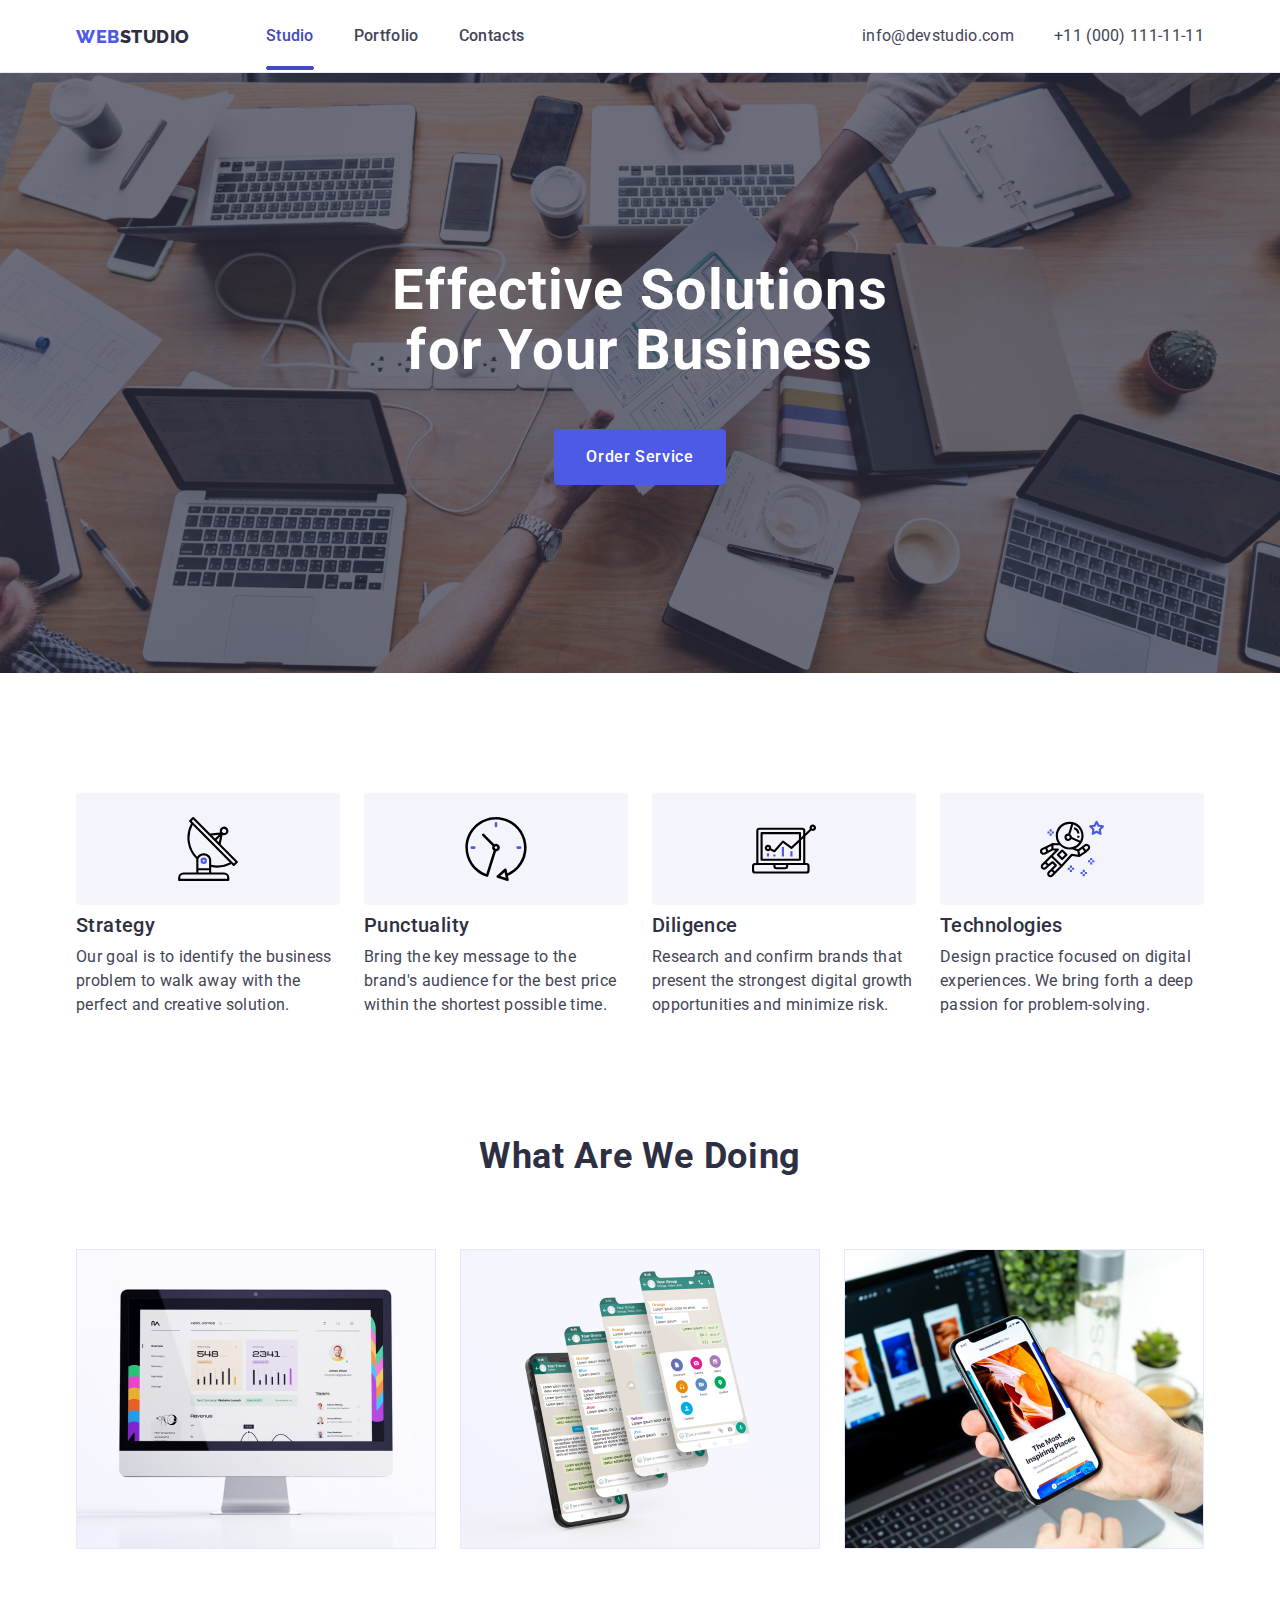
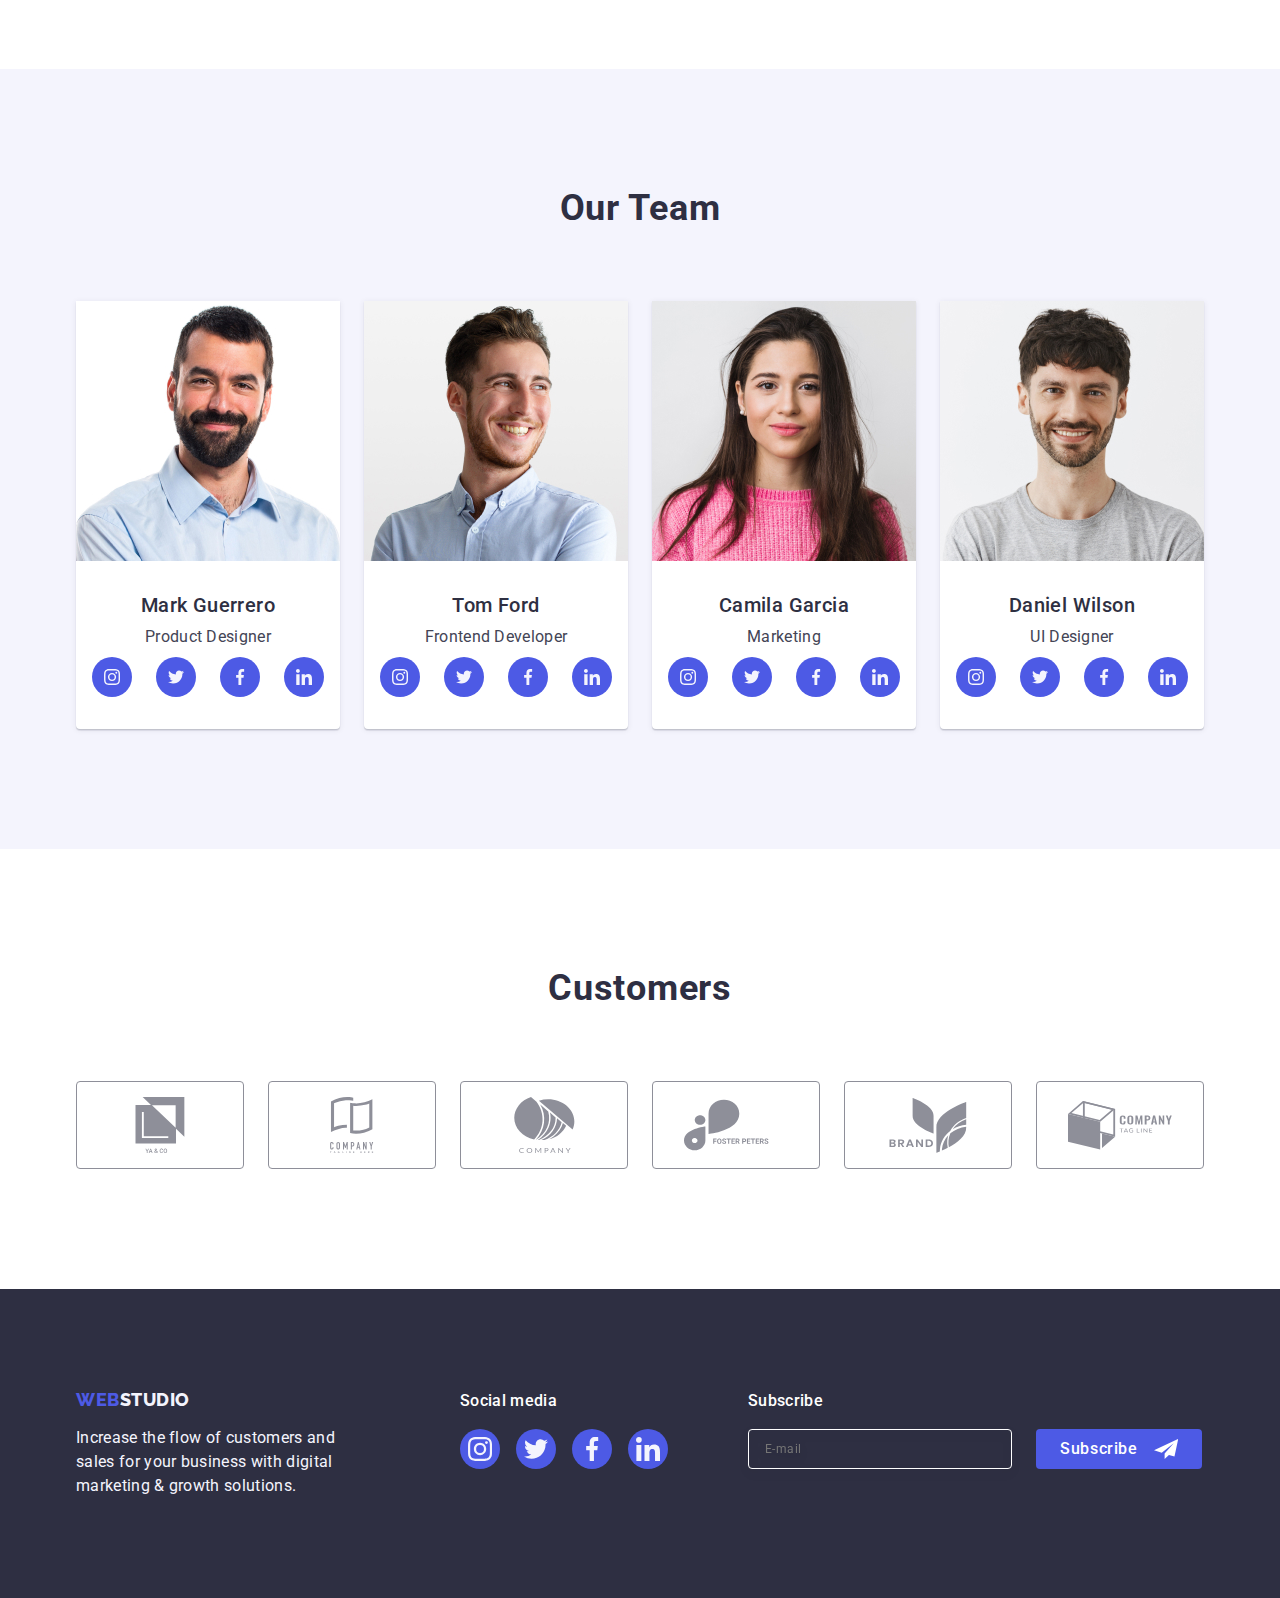
<file: index.html>
<!DOCTYPE html>
<html lang="en">
  <head>
    <meta charset="UTF-8" />
    <meta http-equiv="X-UA-Compatible" content="IE=edge" />
    <meta name="viewport" content="width=device-width, initial-scale=1.0" />
    <title>WebStudio</title>
    <link rel="preconnect" href="https://fonts.googleapis.com" />
    <link rel="preconnect" href="https://fonts.gstatic.com" crossorigin />
    <link
      href="https://fonts.googleapis.com/css2?family=Raleway:wght@800&family=Roboto:wght@400;500;700&display=swap"
      rel="stylesheet"
    />
    <link
      rel="stylesheet"
      href="https://cdnjs.cloudflare.com/ajax/libs/modern-normalize/1.1.0/modern-normalize.min.css"
    />
    <link rel="stylesheet" href="./css/styles.css" />
  </head>
  <body>
    <header class="page-header">
      <div class="container">
        <nav class="page-navigation">
          <a class="logo-white link" href="./index.html"
            >Web<span class="logo-span">Studio</span></a
          >
          <ul class="menu-list list">
            <li class="menu-item">
              <a class="menu-link link current" href="./index.html">Studio</a>
            </li>
            <li class="menu-item">
              <a class="menu-link link " href="./portfolio.html">Portfolio</a>
            </li>
            <li class="menu-item">
              <a class="menu-link link " href="#">Contacts</a>
            </li>
          </ul>
        </nav>
        <address class="contact-info-add">
          <ul class="contact-info list">
            <li class="contact-info-item">
              <a class="contact-info-link link" href="mailto:info@devstudio.com"
                >info@devstudio.com</a
              >
            </li>
            <li class="contact-info-item">
              <a class="contact-info-link link" href="tel:+110001111111">+11 (000) 111-11-11</a>
            </li>
          </ul>
        </address>
      </div>
    </header>
    <main>
      <section class="title">
        <div class="container">
          <h1 class="main-title">Effective Solutions for Your Business</h1>
          <button class="modal-open-btn" type="button" data-modal-open>Order Service</button>
        </div>
      </section>
      <section class="main-first-section section">
        <div class="container">
          <h2 class="one-section visually-hidden">qr</h2>      
          <ul class="list main-list">
            <li class="item-first-section">
              <div class="main-section-svg">
                <svg width="64" height="64"><use href="./images/icons.svg#icon-antenna"></use></svg>
              </div>
              <h3 class="title-text">Strategy</h3>
              <p class="section-text">
                Our goal is to identify the business problem to walk away with the perfect and
                creative solution.
              </p>
            </li>
            <li class="item-first-section">
              <div class="main-section-svg">
                <svg width="64" height="64"><use href="./images/icons.svg#icon-clock"></use></svg>
              </div>
              <h3 class="title-text">Punctuality</h3>
              <p class="section-text">
                Bring the key message to the brand's audience for the best price within the shortest
                possible time.
              </p>
            </li>
            <li class="item-first-section">
              <div class="main-section-svg">
                <svg width="64" height="64"><use href="./images/icons.svg#icon-diagram"></use></svg>
              </div>
              <h3 class="title-text">Diligence</h3>
              <p class="section-text">
                Research and confirm brands that present the strongest digital growth opportunities
                and minimize risk.
              </p>
            </li>
            <li class="item-first-section">
              <div class="main-section-svg">
                <svg width="64" height="64"><use href="./images/icons.svg#icon-astronaut"></use></svg>
              </div>
              <h3 class="title-text">Technologies</h3>
              <p class="section-text">
                Design practice focused on digital experiences. We bring forth a deep passion for
                problem-solving.
              </p>
            </li>
          </ul>
        </div>
      </section>
      <section class="section-img section">
        <div class="container">
          <h2 class="section-title">What are we doing</h2>
          <ul class="list main-list">
            <li class="img-c">
              <img
                src="./images/what_are_we_doing/pc.jpg"
                alt="monitor screen"
                width="360"
                height="300"
              />
            </li>
            <li class="img-c">
              <img
                src="./images/what_are_we_doing/sms.jpg"
                alt="message"
                width="360"
                height="300"
              />
            </li>
            <li class="img-c">
              <img
                src="./images/what_are_we_doing/tel.jpg"
                alt="phone screen"
                width="360"
                height="300"
              />
            </li>
          </ul>
        </div>
      </section>
      <section class="section-cards section">
        <div class="container">
          <h2 class="section-title">Our Team</h2>
          <ul class="list main-list">
            <li class="card img-card">
              <img
                src="./images/our_team/mark_guerrero.jpg"
                alt="Mark Guerrero"
                width="264"
                height="260"
              />
              <div class="cards-our-team">
                <h3 class="title-text">Mark Guerrero</h3>
                <p class="section-text">Product Designer</p>
                <ul class="social-list-team list">
                  <li class="social-list-item-team">
                    <a href="" class="social-list-link-team">
                      <svg class="social-list-icon-team"
                        aria-label="іконка інстаграму"
                        width="16"
                        height="16">
                        <use href="./images/icons.svg#icon-instagram"></use>
                      </svg>
                    </a>
                  </li>
                  <li class="social-list-item-team">
                    <a href="" class="social-list-link-team">
                      <svg class="social-list-icon-team"
                       aria-label="іконка твітера"
                       width="16"
                       height="16">
                        <use href="./images/icons.svg#icon-twitter"></use>
                      </svg>
                    </a>
                  </li>
                  <li class="social-list-item-team">
                    <a href="" class="social-list-link-team">
                      <svg class="social-list-icon-team"
                       aria-label="іконка фейсбука"
                       width="16"
                       height="16">
                        <use href="./images/icons.svg#icon-facebook"></use>
                      </svg>
                    </a>
                  </li>
                  <li class="social-list-item-team">
                    <a href="" class="social-list-link-team">
                      <svg class="social-list-icon-team"
                       aria-label="іконка лінкедина"
                       width="16"
                       height="16">
                        <use href="./images/icons.svg#icon-linkedin"></use>
                      </svg>
                    </a>
                  </li>
                </ul>
              </div>
            </li>
            <li class="card img-card">
              <img src="./images/our_team/tom_ford.jpg" alt="Tom Ford" width="264" height="260" />
              <div class="cards-our-team">
                <h3 class="title-text">Tom Ford</h3>
                <p class="section-text">Frontend Developer</p>
                <ul class="social-list-team list">
                  <li class="social-list-item-team">
                    <a href="" class="social-list-link-team">
                      <svg class="social-list-icon-team"
                        aria-label="іконка інстаграму"
                        width="16"
                        height="16">
                        <use href="./images/icons.svg#icon-instagram"></use>
                      </svg>
                    </a>
                  </li>
                  <li class="social-list-item-team">
                    <a href="" class="social-list-link-team">
                      <svg class="social-list-icon-team"
                       aria-label="іконка твітера"
                       width="16"
                       height="16">
                        <use href="./images/icons.svg#icon-twitter"></use>
                      </svg>
                    </a>
                  </li>
                  <li class="social-list-item-team">
                    <a href="" class="social-list-link-team">
                      <svg class="social-list-icon-team"
                       aria-label="іконка фейсбука"
                       width="16"
                       height="16">
                        <use href="./images/icons.svg#icon-facebook"></use>
                      </svg>
                    </a>
                  </li>
                  <li class="social-list-item-team">
                    <a href="" class="social-list-link-team">
                      <svg class="social-list-icon-team"
                       aria-label="іконка лінкедина"
                       width="16"
                       height="16">
                        <use href="./images/icons.svg#icon-linkedin"></use>
                      </svg>
                    </a>
                  </li>
                </ul>
              </div>
            </li>
            <li class="card img-card">
              <img
                src="./images/our_team/camila_garcia.jpg"
                alt="Camila Garcia"
                width="264"
                height="260"
              />
              <div class="cards-our-team">
                <h3 class="title-text">Camila Garcia</h3>
                <p class="section-text">Marketing</p>
                <ul class="social-list-team list">
                  <li class="social-list-item-team">
                    <a href="" class="social-list-link-team">
                      <svg class="social-list-icon-team"
                        aria-label="іконка інстаграму"
                        width="16"
                        height="16">
                        <use href="./images/icons.svg#icon-instagram"></use>
                      </svg>
                    </a>
                  </li>
                  <li class="social-list-item-team">
                    <a href="" class="social-list-link-team">
                      <svg class="social-list-icon-team"
                       aria-label="іконка твітера"
                       width="16"
                       height="16">
                        <use href="./images/icons.svg#icon-twitter"></use>
                      </svg>
                    </a>
                  </li>
                  <li class="social-list-item-team">
                    <a href="" class="social-list-link-team">
                      <svg class="social-list-icon-team"
                       aria-label="іконка фейсбука"
                       width="16"
                       height="16">
                        <use href="./images/icons.svg#icon-facebook"></use>
                      </svg>
                    </a>
                  </li>
                  <li class="social-list-item-team">
                    <a href="" class="social-list-link-team">
                      <svg class="social-list-icon-team"
                       aria-label="іконка лінкедина"
                       width="16"
                       height="16">
                        <use href="./images/icons.svg#icon-linkedin"></use>
                      </svg>
                    </a>
                  </li>
                </ul>
              </div>
            </li>
            <li class="card img-card">
              <img
                src="./images/our_team/daniel_wilson.jpg"
                alt="Daniel Wilson"
                width="264"
                height="260"
              />
              <div class="cards-our-team">
                <h3 class="title-text">Daniel Wilson</h3>
                <p class="section-text">UI Designer</p>
                <ul class="social-list-team list">
                  <li class="social-list-item-team">
                    <a href="" class="social-list-link-team">
                      <svg class="social-list-icon-team"
                        aria-label="іконка інстаграму"
                        width="16"
                        height="16">
                        <use href="./images/icons.svg#icon-instagram"></use>
                      </svg>
                    </a>
                  </li>
                  <li class="social-list-item-team">
                    <a href="" class="social-list-link-team">
                      <svg class="social-list-icon-team"
                       aria-label="іконка твітера"
                       width="16"
                       height="16">
                        <use href="./images/icons.svg#icon-twitter"></use>
                      </svg>
                    </a>
                  </li>
                  <li class="social-list-item-team">
                    <a href="" class="social-list-link-team">
                      <svg class="social-list-icon-team"
                       aria-label="іконка фейсбука"
                       width="16"
                       height="16">
                        <use href="./images/icons.svg#icon-facebook"></use>
                      </svg>
                    </a>
                  </li>
                  <li class="social-list-item-team">
                    <a href="" class="social-list-link-team">
                      <svg class="social-list-icon-team"
                       aria-label="іконка лінкедина"
                       width="16"
                       height="16">
                        <use href="./images/icons.svg#icon-linkedin"></use>
                      </svg>
                    </a>
                  </li>
                </ul>
              </div>
            </li>
          </ul>
        </div>
      </section>
      <section class="costumers">
        <div class="container">
          <h2 class="section-title cust-title">Customers</h2>
          <ul class="costumers-list list">
            <li class="costumers-item">
              <a href="" class="costumer-link">
                <svg class="icon"
                  width="104"
                  height="56">
                  <use href="./images/icons.svg#icon-yaco"></use>
                </svg>
              </a>
            </li>
            <li class="costumers-item">
              <a href="" class="costumer-link">
                <svg class="icon" width="104" height="56">
                  <use href="./images/icons.svg#icon-here"></use>
                </svg>
              </a>
            </li>
            <li class="costumers-item">
              <a href="" class="costumer-link">
                <svg class="icon" width="104" height="56">
                  <use href="./images/icons.svg#icon-company"></use>
                </svg>
              </a>
            </li>
            <li class="costumers-item">
              <a href="" class="costumer-link">
                <svg class="icon" width="104" height="56">
                  <use href="./images/icons.svg#icon-foster-peters"></use>
                </svg>
              </a>
            </li>
            <li class="costumers-item">
              <a href="" class="costumer-link">
                <svg class="icon" width="104" height="56">
                  <use href="./images/icons.svg#icon-brand"></use>
                </svg>
              </a>
            </li>
            <li class="costumers-item">
              <a href="" class="costumer-link">
                <svg class="icon" width="104" height="56">
                  <use href="./images/icons.svg#icon-company-tag-link"></use>
                </svg>
              </a>
            </li>
          </ul>
        </div>
      </section>
    </main>
    <footer class="page-footer">
      <div class="container footer-content">
        <div class="footer-logo">
          <a class="logo-dark link" href="./index.html"
            >Web<span class="logo-span-footer">Studio</span></a
          >
          <p class="text-footer">
            Increase the flow of customers and sales for your business with digital marketing & growth
            solutions.
          </p> 
        </div>
        
        <div class="footer-icon">
          <p class="footer-title">Social media</p>
          <ul class="social-list list">
            <li class="social-list-item">
              <a href="" class="social-list-link">
                <svg class="social-list-icon"
                  aria-label="іконка інстаграму"
                  width="24"
                  height="24">
                  <use href="./images/icons.svg#icon-instagram"></use>
                </svg>
              </a>
            </li>
            <li class="social-list-item">
              <a href="" class="social-list-link">
                <svg class="social-list-icon"
                 aria-label="іконка твітера"
                 width="24"
                 height="24">
                  <use href="./images/icons.svg#icon-twitter"></use>
                </svg>
              </a>
            </li>
            <li class="social-list-item">
              <a href="" class="social-list-link">
                <svg class="social-list-icon"
                 aria-label="іконка фейсбука"
                 width="24"
                 height="24">
                  <use href="./images/icons.svg#icon-facebook"></use>
                </svg>
              </a>
            </li>
            <li class="social-list-item">
              <a href="" class="social-list-link">
                <svg class="social-list-icon"
                 aria-label="іконка лінкедина"
                 width="24"
                 height="24">
                  <use href="./images/icons.svg#icon-linkedin"></use>
                </svg>
              </a>
            </li>
          </ul>
        </div> 

        <div class="footer-form-email">
          <p class="footer-form-desc">Subscribe</p>
          <form class="footer-form">
              <label class="footer-form-input-wrapper">
                <input id="user_e-mail" class="footer-form-input" type="email" name="user-e-mail" required placeholder="E-mail">
              </label>
              <button type="submit" class="footer-from-sumbit">Subscribe
                <svg class="footer-form-icon-sumbit" width="24" height="24" aria-label="іконка підписатися">
                  <use  href="./images/icons.svg#icon-send"></use>
                </svg>
              </button>
            </form>
        </div>
      </div>
    </footer>


    <div class="backdrop is-hidden" data-modal>
      <div class="modal">
        <button type="button" class="modal-close-btn" data-modal-close>
          <svg class="modal-close-icon"
            aria-label="іконка close-btn"
            width="8"
            height="8">
            <use href="./images/icons.svg#icon-close-btn"></use>
          </svg>
        </button>
        
        <p class="contact-form-text">Leave your contacts and we will call you back</p>
        
        <form class="contact-form">
          <div class="contact-form-field-wrapper">
            <label for="user-name" class="contact-form-field-desc">Name</label>
            <div class="contact-form-input-wrapper">
              <input id="user-name" class="contact-form-input" type="text" name="user-name" required pattern="[a-zA-Zа-яА-ЯіІїЇґҐєЄʼ]+">
              <svg class="contact-form-input-icon"
                width="18"
                height="24">
                <use href="./images/icons.svg#icon-name"></use>
              </svg>
            </div>
          </div>
          <div class="contact-form-field-wrapper">
            <label for="user-tel" class="contact-form-field-desc">Phone</label>
            <div class="contact-form-input-wrapper">
              <input id="user-tel" class="contact-form-input" type="tel" name="user-tel" required pattern="[0-9]{3}-[0-9]{3}-[0-9]{2}-[0-9]{2}"
              title="xxx-xxx-xx-xx">
              <svg class="contact-form-input-icon"
                width="18"
                height="24">
                <use href="./images/icons.svg#icon-phone"></use>
             </svg>
            </div>
            
          </div>
          <div class="contact-form-field-wrapper">
            <label for="user-email" class="contact-form-field-desc">Email</label>
            <div class="contact-form-input-wrapper">
              <input id="user-email" class="contact-form-input" type="email" name="user-email" required>
              <svg class="contact-form-input-icon"
                width="18"
                height="24">
                <use href="./images/icons.svg#icon-email"></use>
              </svg>
            </div>
            
          </div>
          <div class="contact-form-wrapper">
            <label for="user-comment" class="contact-form-field-desc">Comment</label>
            <textarea id="user-comment" class="contact-form-textarea" name="user-comment" placeholder="Text input"></textarea>
          </div>
          <div class="form-checkbox">
            <input id="user-privacy" class="contact-form-checkbox visually-hidden" type="checkbox" name="user-privacy" value="true" required>
            <label for="user-privacy" class="contact-form-field-desc">
              <span class="form-checkbox-icon">
                <svg class="checkbox-icon" width="10" height="8">
                  <use href="./images/icons.svg#icon-chek-mark"></use>
                </svg>
              </span>
              I accept the terms and conditions of the <a class="contact-form-span">Privacy Policy</a></label>
          </div>
          <button type="submit" class="contact-form-sumbit">Send</button>
        </form>
      </div>
    </div>

    <script src="./js/modal.js"></script>
  </body>
</html>
</file>
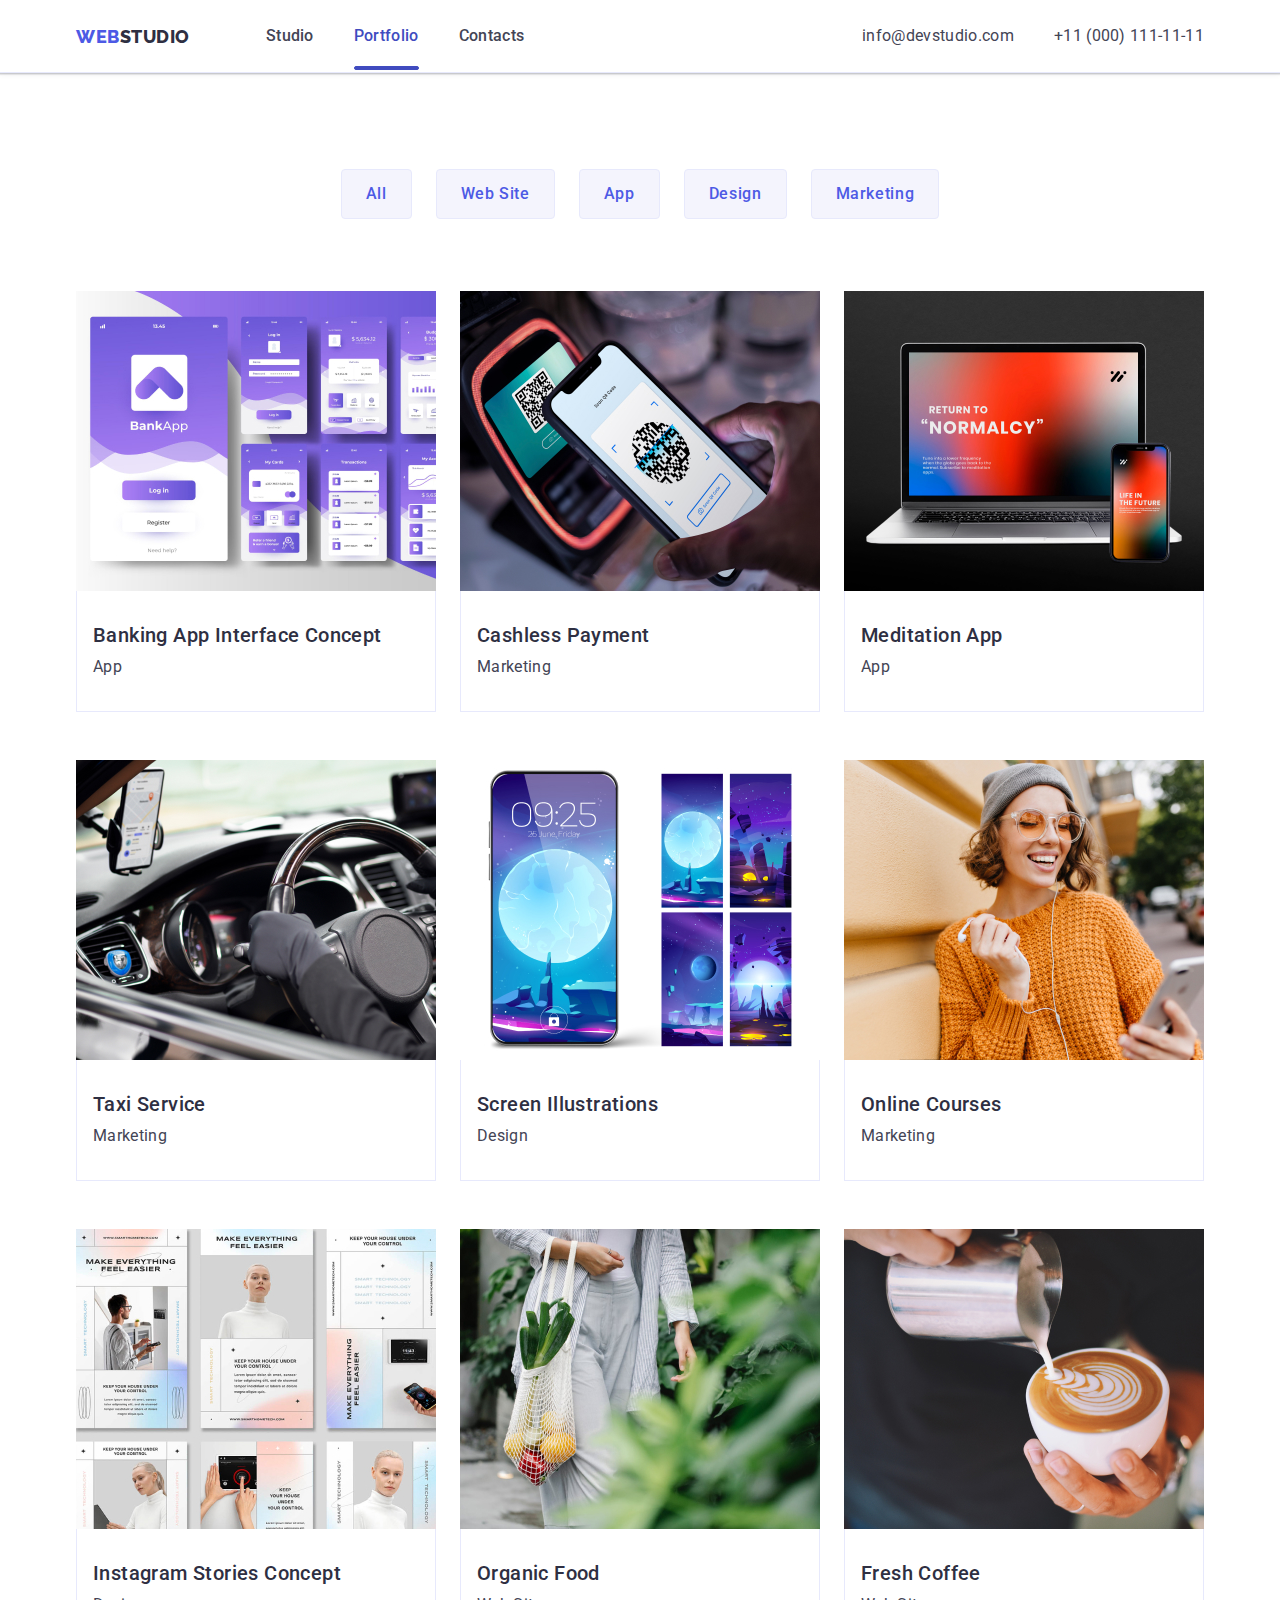
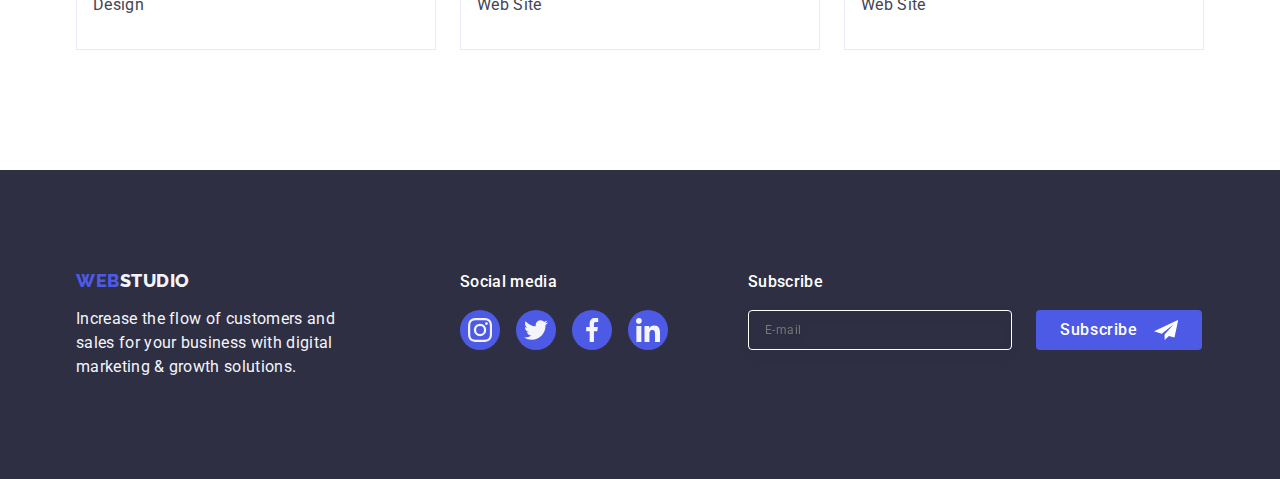
<file: portfolio.html>
<!DOCTYPE html>
<html lang="en">
  <head>
    <meta charset="UTF-8" />
    <meta http-equiv="X-UA-Compatible" content="IE=edge" />
    <meta name="viewport" content="width=device-width, initial-scale=1.0" />
    <title>Portfolio</title>
    <link rel="preconnect" href="https://fonts.googleapis.com" />
    <link rel="preconnect" href="https://fonts.gstatic.com" crossorigin />
    <link
      href="https://fonts.googleapis.com/css2?family=Raleway:wght@800&family=Roboto:wght@400;500;700&display=swap"
      rel="stylesheet"
    />
    <link rel="stylesheet" href="https://cdnjs.cloudflare.com/ajax/libs/modern-normalize/1.1.0/modern-normalize.min.css">
    <link rel="stylesheet" href="./css/styles.css" />
  </head>
  <body>
    <header class="page-header">
      <div class="container">
        <nav class="page-navigation">
          <a class="logo-white link" href="./index.html">Web<span class="logo-span">Studio</span></a>
          <ul class="menu-list list">
            <li class="menu-item">
              <a class="menu-link link" href="./index.html">Studio</a>
            </li>
            <li class="menu-item">
              <a class="menu-link link current" href="./portfolio.html">Portfolio</a>
            </li>
            <li class="menu-item">
              <a class="menu-link link" href="">Contacts</a>
            </li>
          </ul>
        </nav>
        <address class="contact-info-add">
          <ul class="contact-info list">
            <li class="contact-info-item">
              <a class="contact-info-link link" href="mailto:info@devstudio.com"
                >info@devstudio.com</a
              >
            </li>
            <li class="contact-info-item">
              <a class="contact-info-link link" href="tel:+110001111111">+11 (000) 111-11-11</a>
            </li>
          </ul>
        </address>
      </div>
    </header>
    <main>
      <section class="section portfolio-section">
        <div class="container">
            <h1 class="visually-hidden">butmenu</h1>
            <ul class="list main-list btn">
              <li><button class="portfolio-btn" type="button">All</button></li>
              <li><button class="portfolio-btn" type="button">Web Site</button></li>
              <li><button class="portfolio-btn" type="button">App</button></li>
              <li><button class="portfolio-btn" type="button">Design</button></li>
              <li><button class="portfolio-btn" type="button">Marketing</button></li>
            </ul>
            <ul class="list main-list galerea">
              <li class="card">
                <a class="link cards-link" href="#">
                  <div class="cards-link-img">
                    <img
                    src="./images/portfolio/banking_app_interface_concept.jpg"
                    alt="Banking App Interface Concept"
                    width="360"
                    height="300"
                    />
                    <p class="overlay">14 Stylish and User-Friendly App Design Concepts · Task Manager App · Calorie Tracker App · Exotic Fruit Ecommerce App · Cloud Storage App</p>
                  </div>
                  <div class="text-cards">
                    <h2 class="title-text">Banking App Interface Concept</h2>
                    <p class="section-text">App</p>
                  </div>
                </a>
              </li>
              <li class="card">
                <a class="link cards-link" href="">
                  <div class="cards-link-img">
                    <img
                    src="./images/portfolio/cashless_payment.jpg"
                    alt="Cashless Payment"
                    width="360"
                    height="300"
                    />
                    <p class="overlay">14 Stylish and User-Friendly App Design Concepts · Task Manager App · Calorie Tracker App · Exotic Fruit Ecommerce App · Cloud Storage App</p>
                  </div>
                 
                  <div class="text-cards">
                    <h2 class="title-text">Cashless Payment</h2>
                    <p class="section-text">Marketing</p> 
                  </div>
                </a>
              </li>
              <li class="card">
                <a class="link cards-link" href="">
                  <div class="cards-link-img">
                    <img
                    src="./images/portfolio/meditation_app.jpg"
                    alt="Meditation App"
                    width="360"
                    height="300"
                    />
                    <p class="overlay">14 Stylish and User-Friendly App Design Concepts · Task Manager App · Calorie Tracker App · Exotic Fruit Ecommerce App · Cloud Storage App</p>
                  </div>
                  
                  <div class="text-cards">
                    <h2 class="title-text">Meditation App</h2>
                    <p class="section-text">App</p>
                  </div>
                </a>
              </li>
              <li class="card">
                <a class="link cards-link" href="">
                  <div class="cards-link-img">
                    <img
                    src="./images/portfolio/taxi_service.jpg"
                    alt="Taxi Service"
                    width="360"
                    height="300"
                    />
                    <p class="overlay">14 Stylish and User-Friendly App Design Concepts · Task Manager App · Calorie Tracker App · Exotic Fruit Ecommerce App · Cloud Storage App</p>
                  </div>
                  
                  <div class="text-cards">
                    <h2 class="title-text">Taxi Service</h2>
                    <p class="section-text">Marketing</p>
                  </div>
                </a>
              </li>
              <li class="card">
                <a class="link cards-link" href="">
                  <div class="cards-link-img">
                    <img
                    src="./images/portfolio/screen_iiiustrations.jpg"
                    alt="Screen Illustrations"
                    width="360"
                    height="300"
                    />
                    <p class="overlay">14 Stylish and User-Friendly App Design Concepts · Task Manager App · Calorie Tracker App · Exotic Fruit Ecommerce App · Cloud Storage App</p>
                  </div>
                  
                  <div class="text-cards">
                    <h2 class="title-text">Screen Illustrations</h2>
                    <p class="section-text">Design</p>
                  </div>
                </a>
              </li>
              <li class="card">
                <a class="link cards-link" href="">
                  <div class="cards-link-img">
                    <img
                    src="./images/portfolio/online_courses.jpg"
                    alt="Online Courses"
                    width="360"
                    height="300"
                    />
                    <p class="overlay">14 Stylish and User-Friendly App Design Concepts · Task Manager App · Calorie Tracker App · Exotic Fruit Ecommerce App · Cloud Storage App</p>
                  </div>
                  
                  <div class="text-cards">
                    <h2 class="title-text">Online Courses</h2>
                    <p class="section-text">Marketing</p>
                  </div>
                </a>
              </li>
              <li class="card">
                <a class="link cards-link" href="">
                  <div class="cards-link-img">
                    <img
                    src="./images/portfolio/instagram_stories_concept.jpg"
                    alt="Instagram Stories Concept"
                    width="360"
                    height="300"
                    />
                    <p class="overlay">14 Stylish and User-Friendly App Design Concepts · Task Manager App · Calorie Tracker App · Exotic Fruit Ecommerce App · Cloud Storage App</p>
                  </div>
                  
                  <div class="text-cards">
                    <h2 class="title-text">Instagram Stories Concept</h2>
                    <p class="section-text">Design</p>
                  </div>
                </a>
              </li>
              <li class="card">
                <a class="link cards-link" href="">
                  <div class="cards-link-img">
                    <img
                    src="./images/portfolio/organic_food.jpg"
                    alt="Organic Food"
                    width="360"
                    height="300"
                    />
                    <p class="overlay">14 Stylish and User-Friendly App Design Concepts · Task Manager App · Calorie Tracker App · Exotic Fruit Ecommerce App · Cloud Storage App</p>
                  </div>
                  
                  <div class="text-cards">
                    <h2 class="title-text">Organic Food</h2>
                    <p class="section-text">Web Site</p>
                  </div>
                </a>
              </li>
              <li class="card">
                <a class="link cards-link" href="">
                  <div class="cards-link-img">
                    <img
                    src="./images/portfolio/fresh_coffee.jpg"
                    alt="Fresh Coffee"
                    width="360"
                    height="300"
                    />
                    <p class="overlay">14 Stylish and User-Friendly App Design Concepts · Task Manager App · Calorie Tracker App · Exotic Fruit Ecommerce App · Cloud Storage App</p>
                  </div>
                  
                  <div class="text-cards">
                    <h2 class="title-text">Fresh Coffee</h2>
                    <p class="section-text">Web Site</p>
                  </div>
                </a>
              </li>
            </ul>
          </div>
      </section>
    </main>
    <footer class="page-footer">
      <div class="container ">
        <div class="footer-logo">
          <a class="logo-dark link" href="./index.html"
            >Web<span class="logo-span-footer">Studio</span></a
          >
          <p class="text-footer">
            Increase the flow of customers and sales for your business with digital marketing & growth
            solutions.
          </p> 
        </div>
        
        <div class="footer-icon">
          <p class="footer-title">Social media</p>
          <ul class="social-list list">
            <li class="social-list-item">
              <a href="" class="social-list-link">
                <svg class="social-list-icon"
                  aria-label="іконка інстаграму"
                  width="24"
                  height="24">
                  <use href="./images/icons.svg#icon-instagram"></use>
                </svg>
              </a>
            </li>
            <li class="social-list-item">
              <a href="" class="social-list-link">
                <svg class="social-list-icon"
                 aria-label="іконка твітера"
                 width="24"
                 height="24">
                  <use href="./images/icons.svg#icon-twitter"></use>
                </svg>
              </a>
            </li>
            <li class="social-list-item">
              <a href="" class="social-list-link">
                <svg class="social-list-icon"
                 aria-label="іконка фейсбука"
                 width="24"
                 height="24">
                  <use href="./images/icons.svg#icon-facebook"></use>
                </svg>
              </a>
            </li>
            <li class="social-list-item">
              <a href="" class="social-list-link">
                <svg class="social-list-icon"
                 aria-label="іконка лінкедина"
                 width="24"
                 height="24">
                  <use href="./images/icons.svg#icon-linkedin"></use>
                </svg>
              </a>
            </li>
          </ul>
        </div> 

        <div class="footer-form-email">
          <p class="footer-form-desc">Subscribe</p>
          <form class="footer-form">
              <label class="footer-form-input-wrapper">
                <input id="user_e-mail" class="footer-form-input" type="email" name="user-e-mail" required placeholder="E-mail">
              </label>
              <button type="submit" class="footer-from-sumbit">Subscribe
                <svg class="footer-form-icon-sumbit" width="24" height="24" aria-label="іконка підписатися">
                  <use  href="./images/icons.svg#icon-send"></use>
                </svg>
              </button>
            </form>
        </div>
      </div>
      
      
    </footer>
  </body>
</html>
</file>
<file: css/styles.css>
:root {
  --main-font: 'Roboto', sans-serif;
  --second-font: 'Raleway', sans-serif;
  --accent-color: #2e2f42;
  --logo-color: #4d5ae5;
  --color-text: #434455;
  --hover-btn: #404bbf;
  --cloud-color: #f4f4fd;
  --white-color: #ffffff;
}

button {
  cursor: pointer;
}

h1,
h2,
h3,
h4,
h5,
h6,
p {
  margin-top: 0;
  margin-bottom: 0;
}

img {
  display: block;
}

ul,
ol {
  margin-top: 0;
  margin-bottom: 0;
  padding-left: 0;
}

.container {
  width: 1158px;
  margin-left: auto;
  margin-right: auto;
  padding-left: 15px;
  padding-right: 15px;
}

.section {
  padding-top: 120px;
  padding-bottom: 120px;
}

.link {
  text-decoration: none;
}

.list {
  list-style: none;
}

*{
  color: var(--color-text);
}

body {
  background: var(--white-color);
  font-family: var(--main-font);
  color: var(--color-text);
}

.visually-hidden {
  position: absolute;
  width: 1px;
  height: 1px;
  margin: -1px;
  border: 0;
  padding: 0;
  
  white-space: nowrap;
  clip-path: inset(100%);
  clip: rect(0 0 0 0);
  overflow: hidden;
}


/* ==============HEADER============== */

.page-header .container{
  display: flex;
  align-items: center;
} 

.page-header{
  border-bottom: 1px solid #e7e9fc;
  box-shadow: 0px 2px 1px rgba(46, 47, 66, 0.08), 0px 1px 1px rgba(46, 47, 66, 0.16), 0px 1px 6px rgba(46, 47, 66, 0.08);
}

.page-navigation{
  display: flex;
  align-items: center;
}

.menu-list{
  display: flex;
  gap: 40px;
}

.contact-info{
  display: flex;
  gap: 40px;
  
}

.contact-info-add {
  font-style: normal;
  color: var(--color-text);
  margin-left: auto;
  
}
.contact-info-item {
  font-weight: 400;
  font-size: 16px;
  line-height: 1.5;
  letter-spacing: 0.02em;
  transition: color 250ms cubic-bezier(0.4, 0, 0.2, 1); 
}

.contact-info-link{
  color: var(--color-text);
  transition: color 250ms cubic-bezier(0.4, 0, 0.2, 1); 
}
.contact-info-link:hover,
.contact-info-link:focus{
  color: var(--hover-btn);
}

.logo-white {
  font-family: var(--second-font);
  text-transform: uppercase;
  font-weight: 800;
  font-size: 18px;
  line-height: 1.17;
  letter-spacing: 0.03em;
  color: #4d5ae5;
  padding-top: 25.5px;
  padding-bottom: 25.5px;
  margin-right: 76px
}

.menu-item {
  font-weight: 500;
  font-size: 16px;
  line-height: 1.5;
  letter-spacing: 0.02em;
  
  
}
.menu-link {
   color: var(--color-text);
  padding: 24px 0;
  position: relative;
  transition: color 250ms cubic-bezier(0.4, 0, 0.2, 1); 
}

.current{
  color: var(--hover-btn);
  position: relative;
}

.current::after{
  content: '';
  display: flex;
  position: absolute;
  left: 0;
  bottom: -1px;
  height: 4px;
  background-color: var(--hover-btn);
  border-radius: 2px;
  border: 1px solid var(--hover-btn);
  margin-top: 20px;
  /* visibility: hidden; */
  width: 100%;
  transition: width 250ms cubic-bezier(0.4, 0, 0.2, 1);
}

.menu-link:hover,
.menu-link:focus{
 color: var(--hover-btn);
}

/* .menu-link:hover::after,
.menu-link:focus::after{
  visibility: visible;
  width: 100%;
} */
/* =========/HEADER================= */

/* ===================SECTION====================== */

.title {
  background: var(--accent-color);
  padding: 188px 0;
  background-image: linear-gradient(rgba(46, 47, 66, 0.7), rgba(46, 47, 66, 0.7)), url(../images/hero_image/people-office.jpg);
  background-size: cover;
  max-width: 1440px;
  background-repeat: no-repeat;
  background-position: center;
  height: 600px;
  margin: 0 auto;
}

.main-title {
  font-weight: 700;
  font-size: 56px;
  line-height: 1.07;
  letter-spacing: 0.02em;
  font-family: var(--main-font);
  color: #ffffff;
  text-align: center;
  max-width: 496px;
  margin-left: auto;
  margin-right: auto;
}

.modal-open-btn {
  font-weight: 500;
  font-size: 16px;
  line-height: 1.5;
  letter-spacing: 0.04em;
  color: #ffffff;
  background: var(--logo-color);
  padding: 16px 32px;
  min-width: 169px;
  height: 56px;
  border: none;
  border-radius: 4px;
  text-align: center;
  margin-left: auto;
  margin-right: auto;
  display: block;
  margin-top: 48px;
  transition: background-color 250ms cubic-bezier(0.4, 0, 0.2, 1);
}

.item-first-section{
  width: 264px;
  
}

.main-list{
  display: flex;
  gap: 24px;
}

.main-first-section{
  padding-top: 120px;
  padding-bottom: 120px;
}

.section-img{
  padding-top: 0px;
}

.section-text {
  font-family: 'Roboto';
  font-style: normal;
  font-weight: 400;
  font-size: 16px;
  line-height: 1.5;
  letter-spacing: 0.02em;
  color: var(--color-text);
}

.title-text {
  font-weight: 500;
  font-size: 20px;
  line-height: 1.2;
  letter-spacing: 0.02em;
  color: var(--accent-color);
  margin-bottom: 8px;
 
}

.section-title {
  font-weight: 700;
  font-size: 36px;
  letter-spacing: 0.02em;
  line-height: 1.11;
  text-transform: capitalize;
  text-align: center;
  color: var(--accent-color);
  margin-bottom: 72px;
}


.logo-span {
  color: var(--accent-color);
}


.section-cards {
  background: var(--cloud-color);
  text-align: center;
}

.card {
  background: var(--white-color);
  column-gap: 24px;
  width: calc((100% - 48px) / 3); 
  display: block;
  box-shadow: none;
  
}

.cards-link{
  display: block;
  transition: box-shadow 250ms cubic-bezier(0.4, 0, 0.2, 1);
}

.cards-link:hover, 
.cards-link:focus{
  box-shadow: 0px 1px 6px rgba(46, 47, 66, 0.08), 0px 1px 1px rgba(46, 47, 66, 0.16), 0px 2px 1px rgba(46, 47, 66, 0.08);
}

.cards-link-img{
  position: relative;
  overflow: hidden;
}

.overlay{
  position: absolute;
  top: 0;
  left: 0;
  width: 100%;
  height: 100%;
  background-color: var(--logo-color);
  color: var(--cloud-color);
  font-family: var(--main-font);
  font-style: normal;
  font-weight: 400;
  font-size: 16px;
  line-height: 1.5;
  letter-spacing: 0.02em;
  padding: 40px 32px;
  overflow: auto;
  transform: translateY(100%);
  transition: transform 250ms cubic-bezier(0.4, 0, 0.2, 1);
}

.cards-link:hover .overlay,
.cards-link:focus .overlay{
  transform: translateY(0);
}

/* ===================/SECTION====================== */

.page-footer {
  background: var(--accent-color);
  padding: 100px 0;
  
}

.page-footer .container{
  display: flex;
  align-items: baseline;
}

.logo-dark {
  font-family: var(--second-font);
  text-transform: uppercase;
  font-weight: 800;
  font-size: 18px;
  line-height: 1.17;
  letter-spacing: 0.03em;
  color: var(--logo-color);
  display: inline-block;
  margin-bottom: 16px;
}

.text-footer {
  font-family: var(--main-font);
  font-weight: 400;
  font-size: 16px;
  line-height: 1.5;
  letter-spacing: 0.02em;
  color: var(--cloud-color);
  width: 264px;
}

button{
  transition: background-color 250ms cubic-bezier(0.4, 0, 0.2, 1);
}

button:hover,
button:focus {
  background: var(--hover-btn);
  color: var(--white-color);
  
}

.portfolio-btn {
  color: var(--logo-color);
  background-color: var(--cloud-color);
  font-weight: 500;
  font-size: 16px;
  line-height: 1.5;
  letter-spacing: 0.04em;
  border: 1px solid #e7e9fc;
  padding: 12px 24px;
  text-align: center;
  border-radius: 4px;
  transition: color 250ms cubic-bezier(0.4, 0, 0.2, 1), background-color 250ms cubic-bezier(0.4, 0, 0.2, 1), border-color 250ms cubic-bezier(0.4, 0, 0.2, 1), box-shadow 250ms cubic-bezier(0.4, 0, 0.2, 1);
}

.portfolio-btn:hover,
.portfolio-btn:focus{
  border: 1px solid transparent;
  box-shadow: 0px 3px 1px rgba(0, 0, 0, 0.1), 0px 2px 1px rgba(0, 0, 0, 0.08), 0px 2px 2px rgba(0, 0, 0, 0.12);
  background: var(--hover-btn);
  color: var(--white-color);
}

.btn{
  justify-content: center;
  margin-bottom: 72px;
  }

.logo-span-footer {
  color: var(--cloud-color);
}

.galerea{
  display: flex;
  flex-wrap: wrap;
  row-gap: 48px;
}

.text-cards{
  border: 1px solid #E7E9FC;
  border-top: none;
  padding: 32px 16px; 
}

.cards-our-team{
  padding: 32px 0px;
}

.img-card{
  border-radius: 0px 0px 4px 4px;
  box-shadow: 0px 1px 6px rgba(46, 47, 66, 0.08), 0px 1px 1px rgba(46, 47, 66, 0.16), 0px 2px 1px rgba(46, 47, 66, 0.08); 
}

.portfolio-section{
  padding: 96px 0 120px;
}

.social-list {
  display: flex;
  justify-content: center;
  align-items: center;
  gap: 16px;
  margin-top: 16px;
}

.social-list-link {
  display: flex;
  justify-content: center;
  align-items: center;
  width: 40px;
  height: 40px;
  border-radius: 50%;
  background-color: var(--logo-color);
  gap: 16px;
  transition: background-color 250ms cubic-bezier(0.4, 0, 0.2, 1);
}

.social-list-icon{
  fill: var(--cloud-color);
}

.footer-title{
  color: var(--white-color);
  font-weight: 500;
  font-size: 16px;
  line-height: 1.5;
  letter-spacing: 0.02em;
  margin-bottom: 16px;
  
}

.footer-logo{
  margin-right: 120px;
}

.footer-icon{
  margin-right: 80px;
}

.social-list-team {
  display: flex;
  justify-content: center;
  gap: 24px;
  margin-top: 8px;
}

.social-list-icon-team{
  fill: #f4f4fd;
}

.social-list-link-team {
  display: flex;
  justify-content: center;
  align-items: center;
  width: 40px;
  height: 40px;
  border-radius: 50%;
  background-color: var(--logo-color);
  transition: background-color 250ms cubic-bezier(0.4, 0, 0.2, 1);

}

.social-list-link-team:hover,
.social-list-link-team:focus {
  background-color: #404bbf;;
}

.item-first-section-link{
  display: flex;
  justify-content: center;
  align-items: center;
  width: 264px;
  height: 112px;
  background-color: var(--cloud-color);
  margin-bottom: 8px;
}

.costumers{
  padding: 120px 0;
}

.cust-title{
  line-height: 1.1;
}

.costumers-list{
  display: flex;
  justify-content: center;
  gap: 24px;
  
}

.costumer-link{
  border: 1px solid #8E8F99;
  border-radius: 4px;
  width: 168px;
  height: 88px;
  display: flex;
  justify-content: center;
  align-items: center;
  color: #8e8f99;
  border-color: #8E8F99;
  transition: border-color 250ms cubic-bezier(0.4, 0, 0.2, 1), color 250ms cubic-bezier(0.4, 0, 0.2, 1);
  
}

.costumer-link:hover, .costumer-link:focus{
  color: var(--hover-btn);
  border-color: var(--hover-btn);  
}


.costumer-link:hover .icon, .costumer-link:focus .icon{
  fill: var(--hover-btn);
  
}

.icon{
  fill: #8e8f99;
  transition: fill 250ms cubic-bezier(0.4, 0, 0.2, 1);
}



.social-list-link:hover,
.social-list-link:focus{
  background-color: #31d0aa; 
}

.main-section-svg{
  display: flex;
  justify-content: center;
  align-items: center;
  height: 112px;
  background-color: var(--cloud-color);
  border-radius: 4px;
  margin-bottom: 8px;
}



.footer-form-field-wrapper{
  display: block;

}

.footer-form-desc{
  color: var(--white-color);
  font-family: var(--main-font);
  font-style: normal;
  font-weight: 500;
  font-size: 16px;
  line-height: 1.5;
  display: block;
  letter-spacing: 0.02em;
  margin-bottom: 16px;
}

.footer-form-input{
  display: block;
  height: 40px;
  width: 264px;
  padding: 8px 16px;
  background: none;
  border: 1px solid #FFFFFF;
  border-radius: 4px;
  color: var(--white-color);
  position: relative;
  filter: drop-shadow(0px 4px 4px rgba(0, 0, 0, 0.15));
  font-size: 12px;
  line-height: 1.5;
  letter-spacing: 0.04em;
  
}

.footer-form-input:hover,
.footer-form-input:focus{
  outline: none;
}

.footer-form{
  
  display: flex;
 
}

.footer-from-sumbit{
  
  display: flex;
  justify-content: center;
  align-items: center;
 
  height: 40px;
  min-width: 165px;
  background-color: var(--logo-color);
  color: var(--white-color);
  padding: 8px 24px;
  border-radius: 4px;
  border: none;
  font-weight: 500;
  line-height: 1.5;
  letter-spacing: 0.04em;
  
}

.footer-form-icon-sumbit{
  margin-left: 16px;
}

.footer-form-input-wrapper{
  margin-right: 24px;
}
/* -------------MODAL---------------- */

.backdrop{
  position: fixed;
  top: 0;
  left: 0;
  width: 100%;
  height: 100%;
  background: rgba(46, 47, 66, 0.4);
  opacity: 1;
  visibility: visible;
  pointer-events: auto;

  transition: opacity 250ms cubic-bezier(0.4, 0, 0.2, 1), visibility 250ms cubic-bezier(0.4, 0, 0.2, 1);
}

.modal{
  position: absolute;
  top: 50%;
  left: 50%;
  transform: translate(-50%, -50%);
  width: 408px;
  height: 584px;
  background: #FCFCFC;
  box-shadow: 0px 1px 1px rgba(0, 0, 0, 0.14), 0px 1px 3px rgba(0, 0, 0, 0.12), 0px 2px 1px rgba(0, 0, 0, 0.2);
  border-radius: 4px;
  min-height: 576px;
  transition: transform 250ms cubic-bezier(0.4, 0, 0.2, 1); 
  padding: 72px 24px 24px 24px;
}

.modal-close-btn{
  display: flex;
  align-items: center;
  justify-content: center;
  padding: 0;
  position: absolute;
  top: 24px;
  right: 24px;
  width: 24px;
  height: 24px;
  background-color: #E7E9FC;
  border: 1px solid rgba(0, 0, 0, 0.1);
  border-radius: 50%;
  transition: background-color 250ms cubic-bezier(0.4, 0, 0.2, 1), border 250ms cubic-bezier(0.4, 0, 0.2, 1);
  
}

.modal-close-btn:hover,
.modal-close-btn:focus{
  border: none;
}


.modal-close-btn:hover .modal-close-icon,
.modal-close-btn:focus .modal-close-icon{
  fill: var(--white-color);
  
}



.modal-close-icon{
  fill: #2E2F42;
  transition: fill 250ms cubic-bezier(0.4, 0, 0.2, 1);
}

.is-hidden{
  opacity: 0;
  visibility: hidden;
  pointer-events: none;
}

.contact-form-text{
  
  margin-bottom: 16px;
  font-family: var(--main-font);
  font-style: normal;
  font-weight: 500;
  font-size: 16px;
  line-height: 1.5;
  text-align: center;
  letter-spacing: 0.02em;
  color: var(--accent-color);

}

.contact-form-field-desc{
  font-family: var(--main-font);
  font-style: normal;
  font-weight: 400;
  font-size: 12px;
  line-height: 1.17;
  letter-spacing: 0.04em;
  color: #8E8F99;
  display: block;
  margin-bottom: 4px;


}

.contact-form-field-wrapper{
  display: block;
  margin-bottom: 8px;
}

.contact-form-wrapper{
  margin-bottom: 16px;
}

.contact-form-input{
  width: 100%;
  height: 40px;
  border-radius: 4px;
  padding-left: 38px;
  border: 1px solid rgba(46, 47, 66, 0.2); 
  background-color: transparent;
  outline: transparent;
  transition: border-color 250ms cubic-bezier(0.4, 0, 0.2, 1);
}

.contact-form-textarea{
  resize: none;
  width: 100%;
  height: 120px;
  padding: 8px 16px;
  border: 1px solid rgba(46, 47, 66, 0.2);
  border-radius: 4px;
  font-family: var(--main-font);
  font-style: normal;
  font-weight: 400;
  font-size: 12px;
  line-height: 1.17;
  letter-spacing: 0.04em;
  color: rgba(46, 47, 66, 0.4);
  background-color: transparent;
  outline: transparent;
  transition: border-color 250ms cubic-bezier(0.4, 0, 0.2, 1);
  
}

.contact-form-checkbox{
  margin-right: 8px;
}

.contact-form-span{
  color: var(--logo-color);
  text-decoration: underline;
  
}

.contact-form-sumbit{
  display: block;
  margin-left: auto;
  margin-right: auto;
  margin-top: 24px;
  padding: 16px 32px;
  background: var(--logo-color);
  box-shadow: 0px 4px 4px rgba(0, 0, 0, 0.15);
  border-radius: 4px;
  color: var(--white-color);
  border: none;
  min-width: 169px;
  height: 56px;
  font-weight: 500;
  line-height: 1.5;
  letter-spacing: 0.04em;
}

.contact-form-input-wrapper{
  position: relative;
  display: block;
}

.contact-form-input-icon{
  position: absolute;
  top: 50%;
  left: 16px;
  transform: translateY(-50%);
  fill: var(--accent-color);
  transition: fill 250ms cubic-bezier(0.4, 0, 0.2, 1);
}

.contact-form-input:hover,
.contact-form-input:focus,
.contact-form-textarea:hover,
.contact-form-textarea:focus{
  border-color: var(--logo-color);
  outline: none;
}

.contact-form-input:hover+ .contact-form-input-icon, .contact-form-input:focus+ .contact-form-input-icon{
  fill: var(--logo-color);
}

.form-checkbox{
  margin-bottom: 24px;
}

.form-checkbox-icon{
  border: 1px solid #2e2f42;
  border-radius: 2px;
  display: inline-flex;
  justify-content: center;
  align-items: center;
  fill: transparent;
  width: 16px;
  height: 16px;
}

.contact-form-checkbox:checked + .contact-form-field-desc> .form-checkbox-icon{
  background-color: var(--hover-btn);
  border: none;
  fill: var(--white-color);
  border-color: var(--hover-btn);
}
</file>
